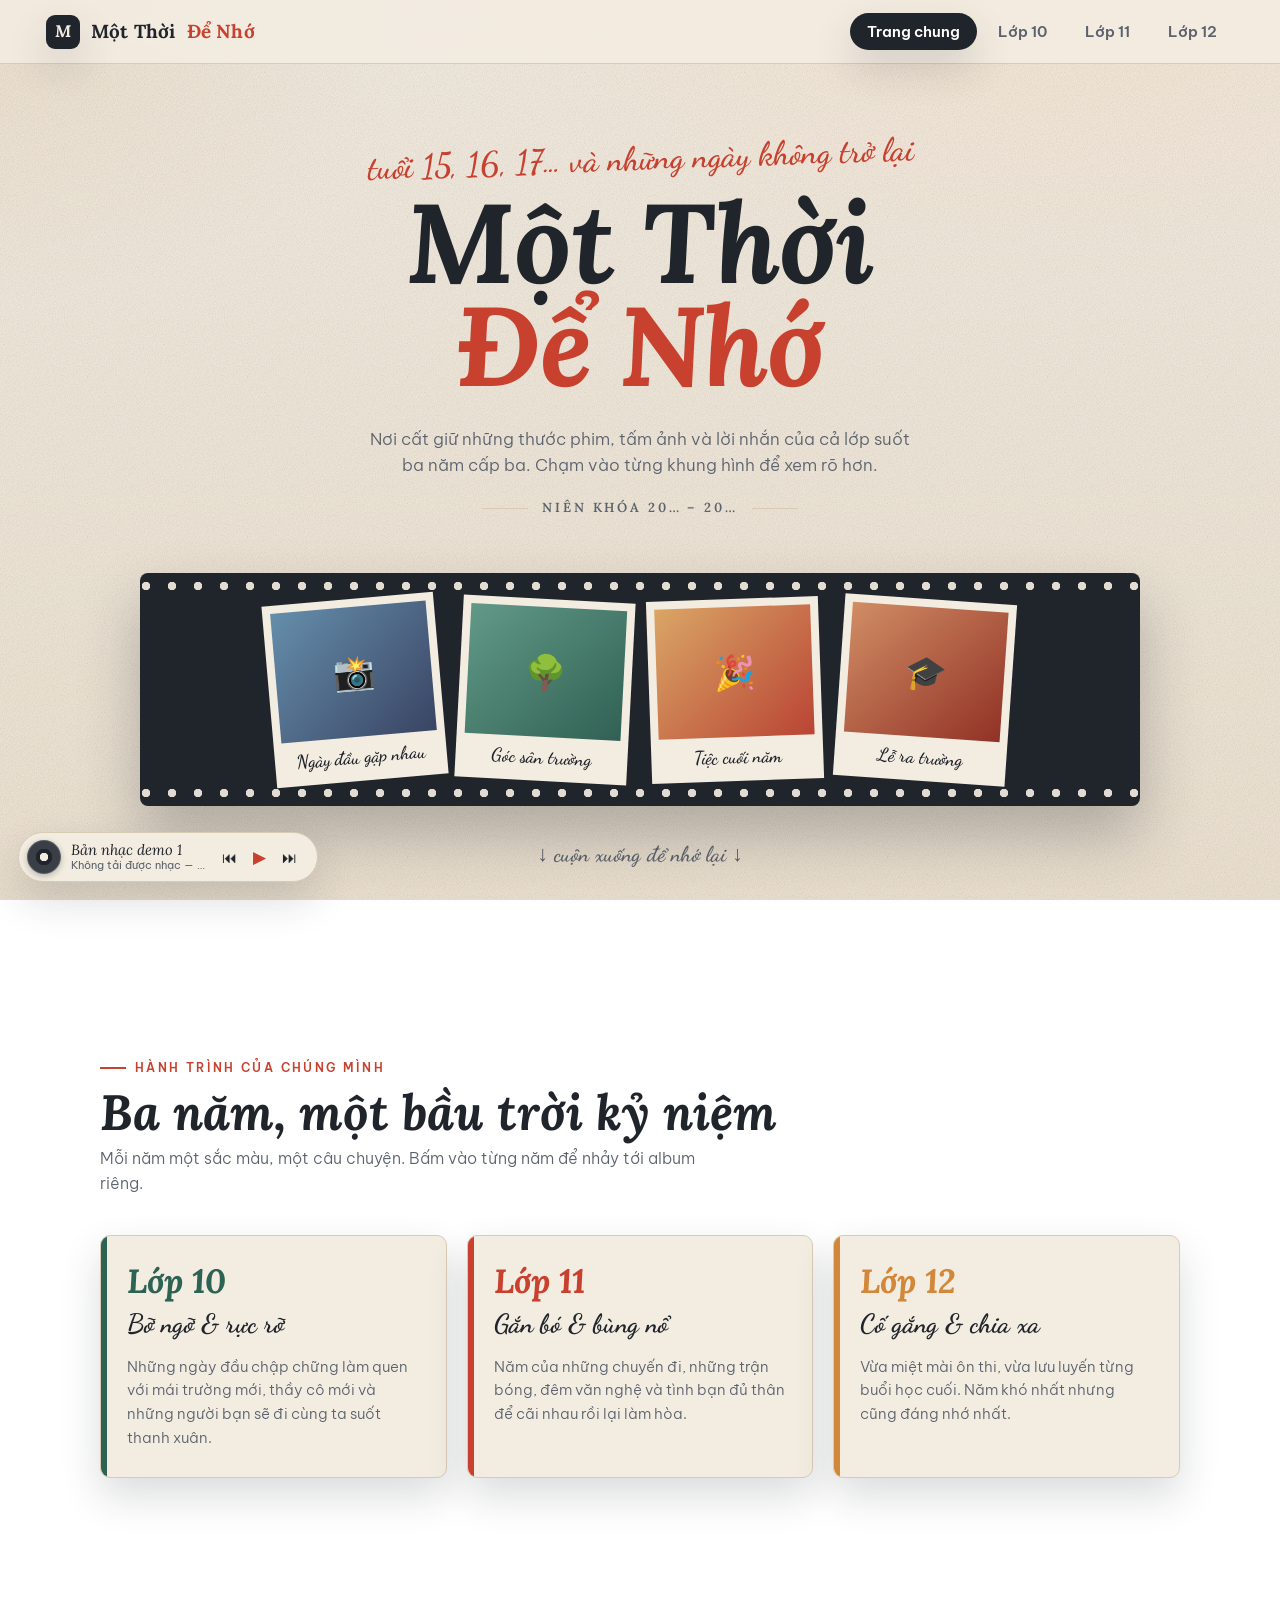
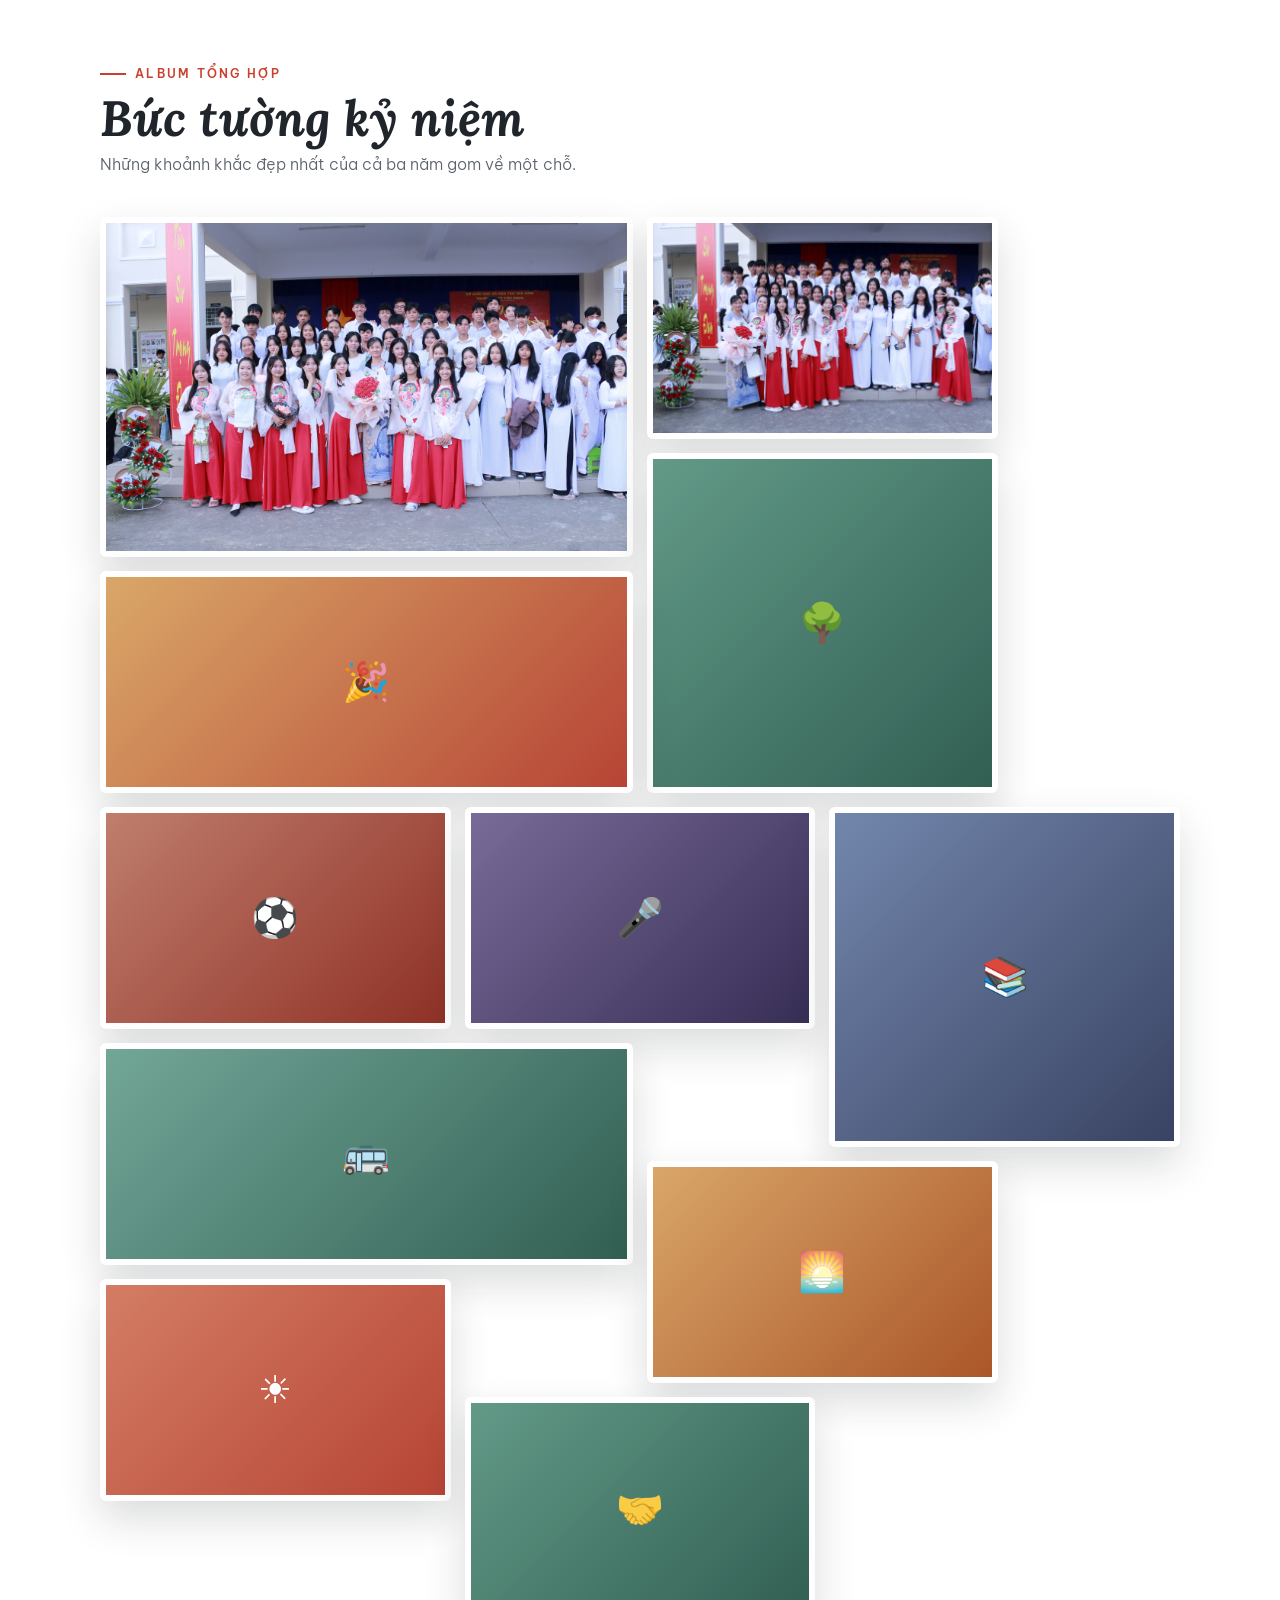
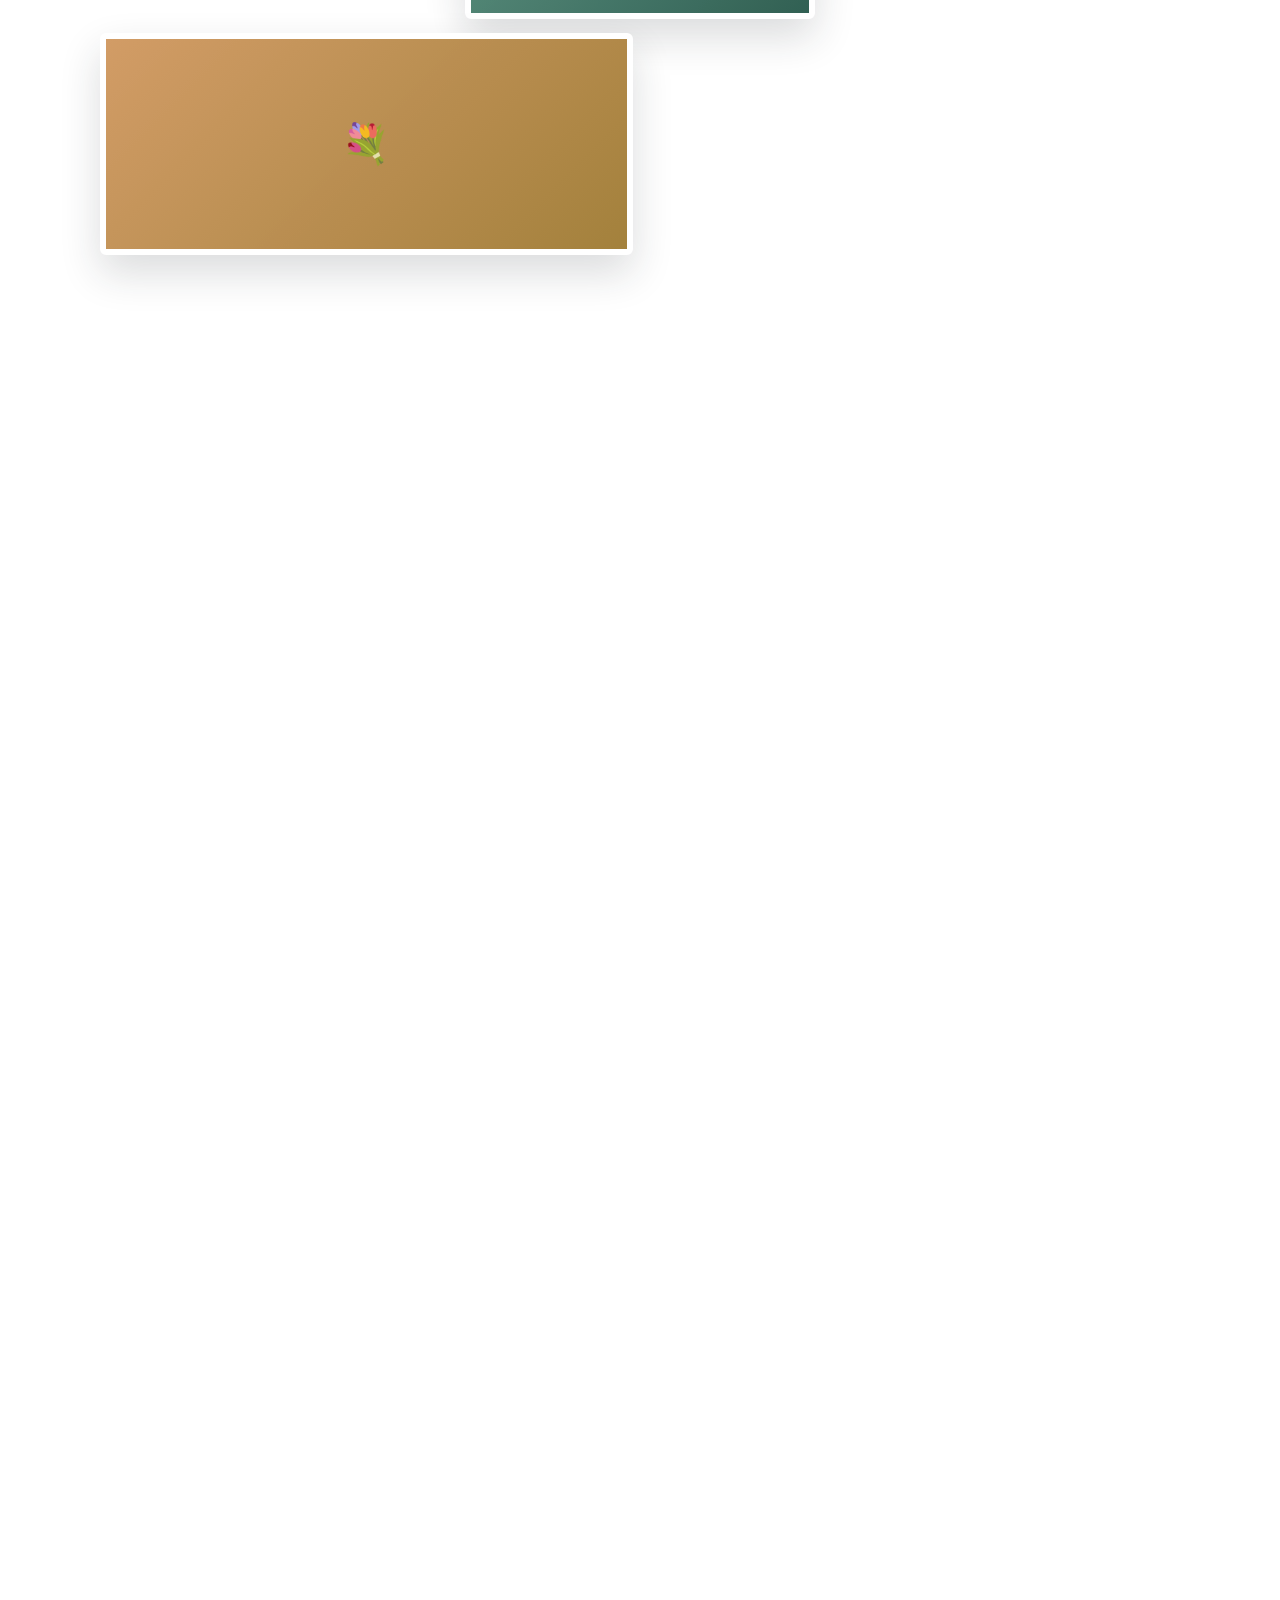
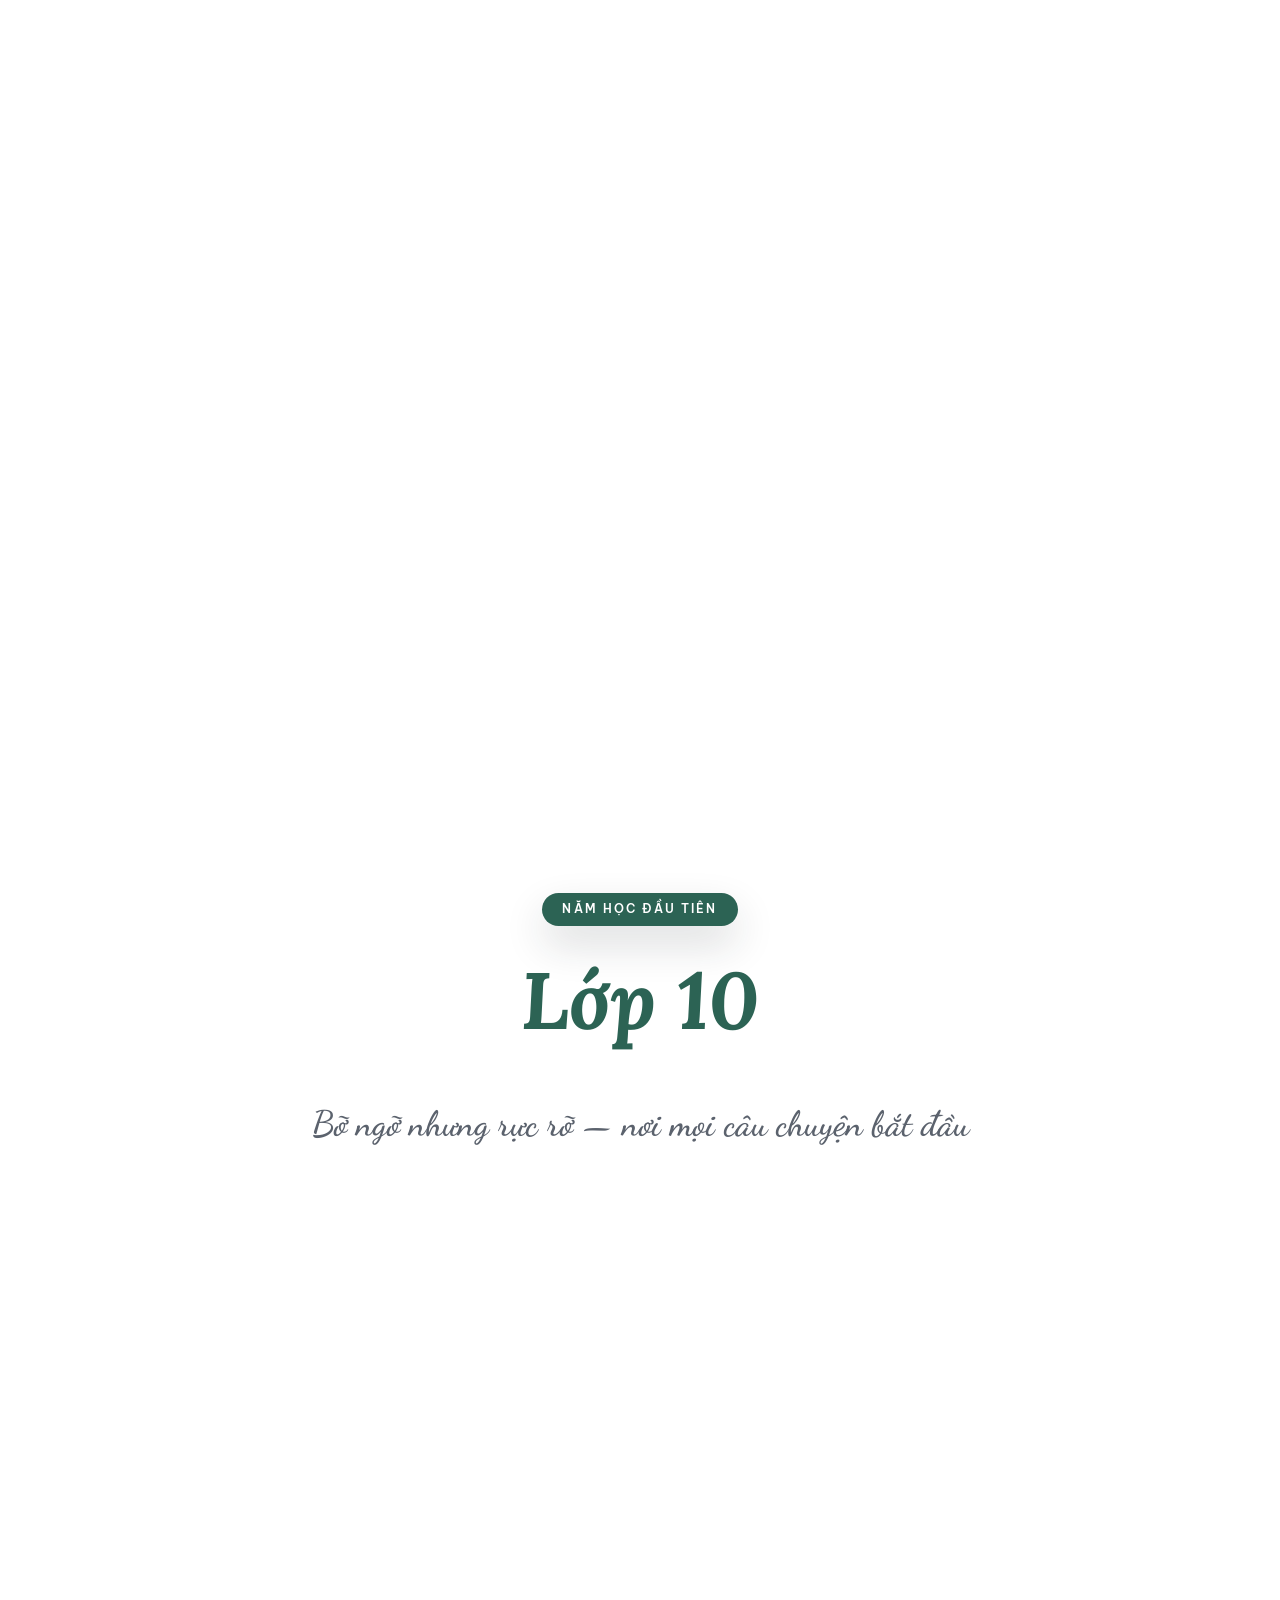
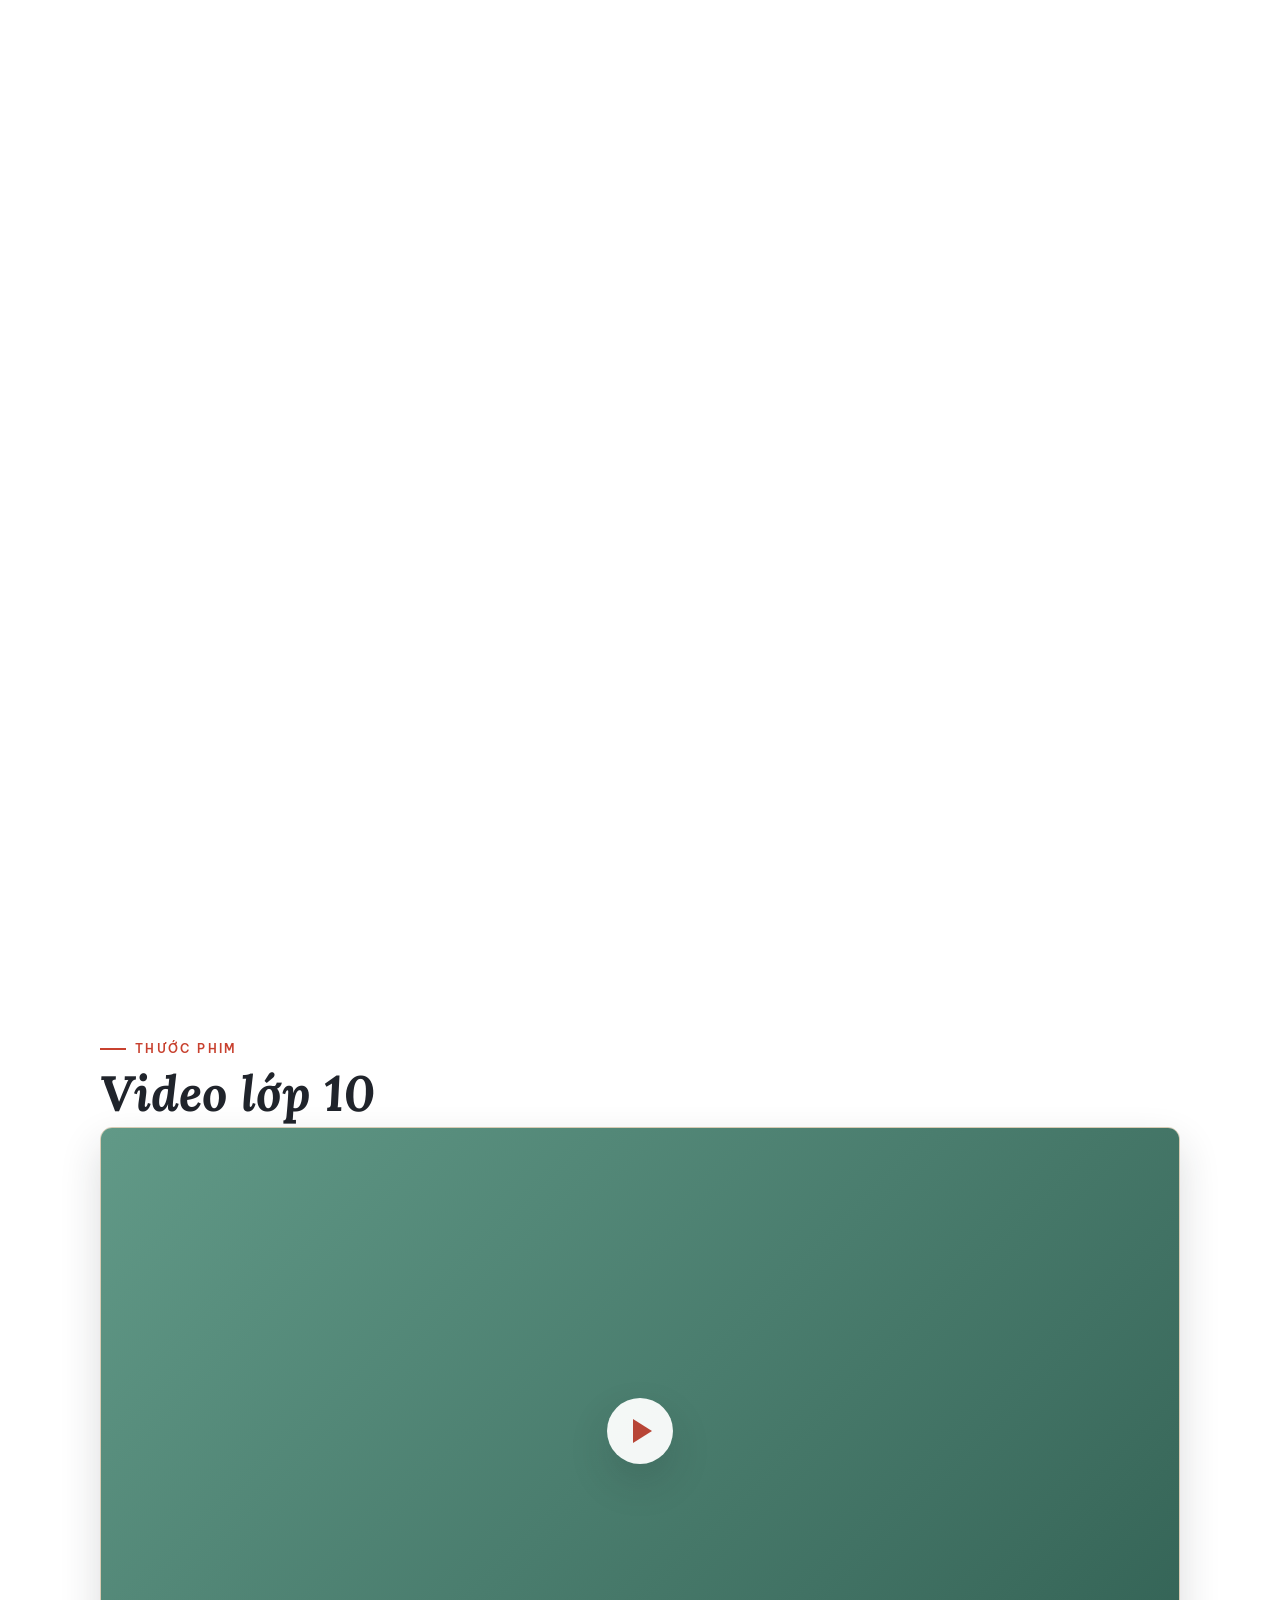
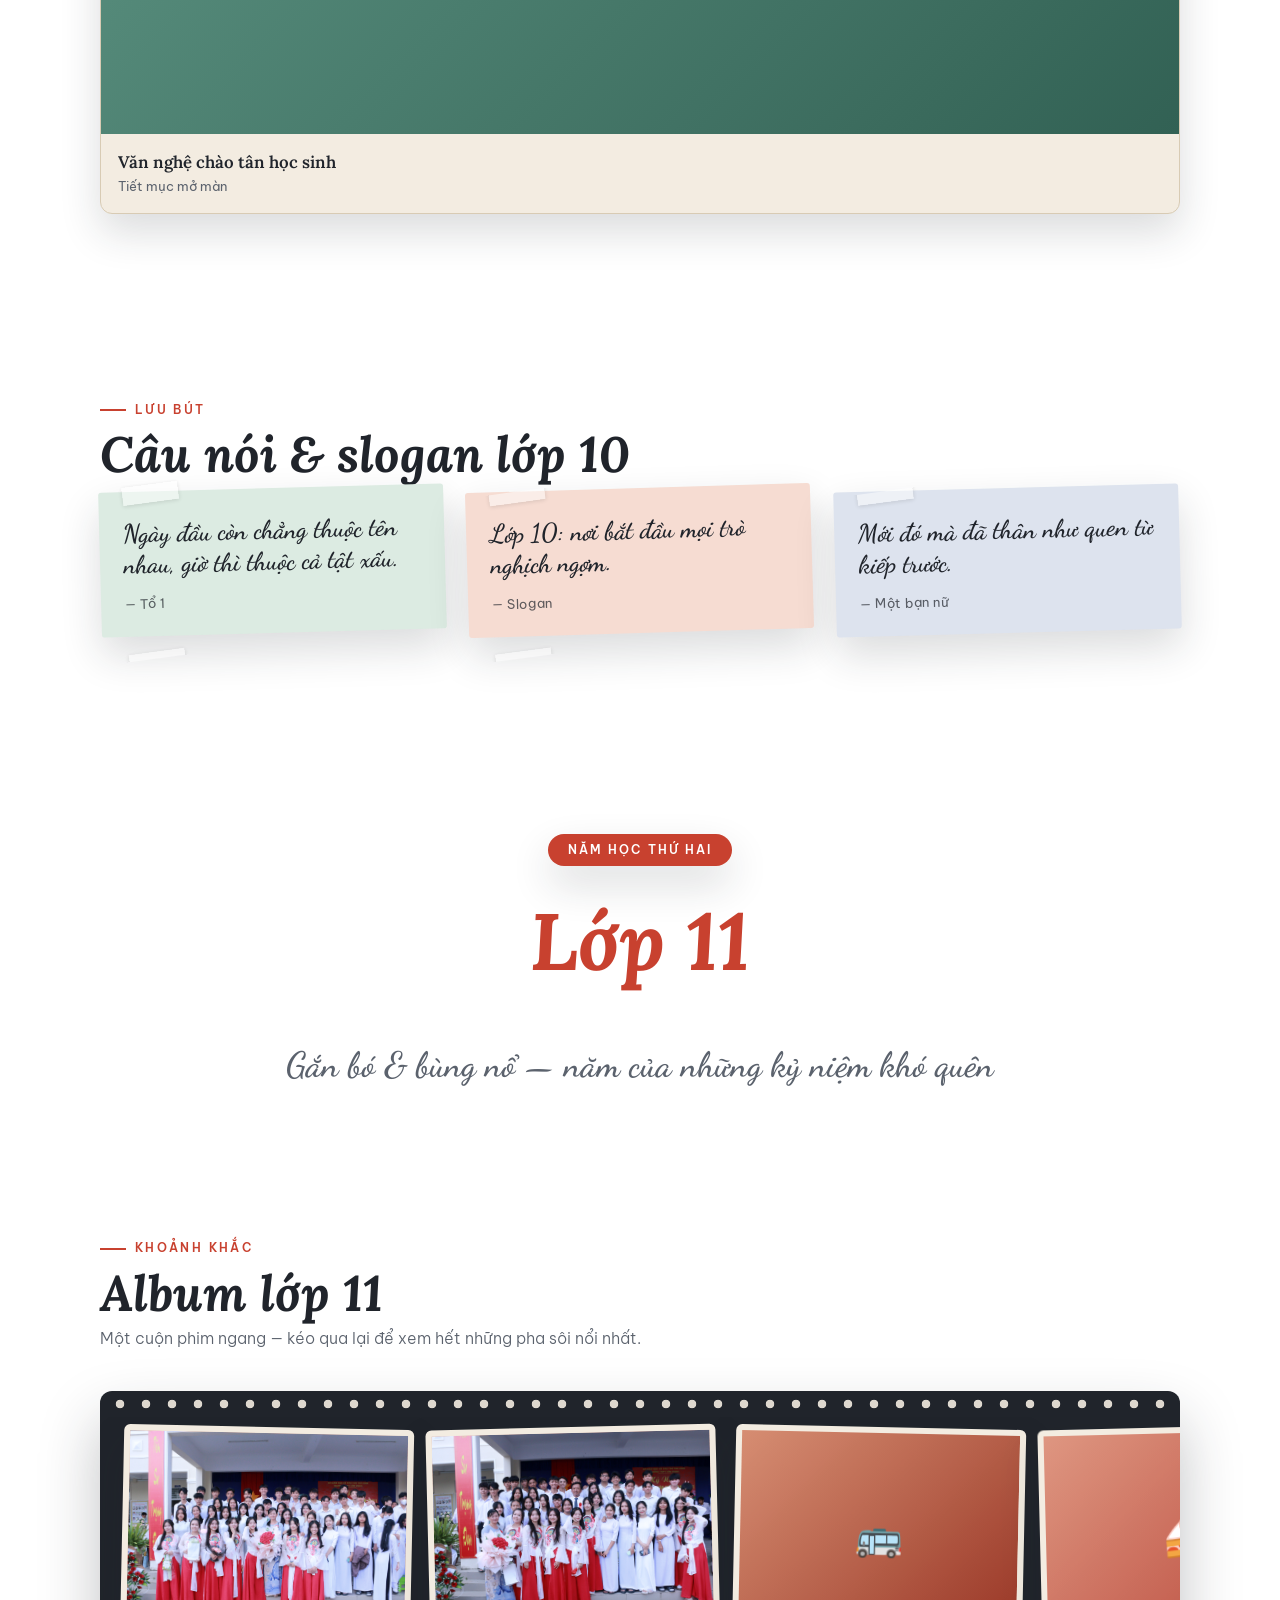
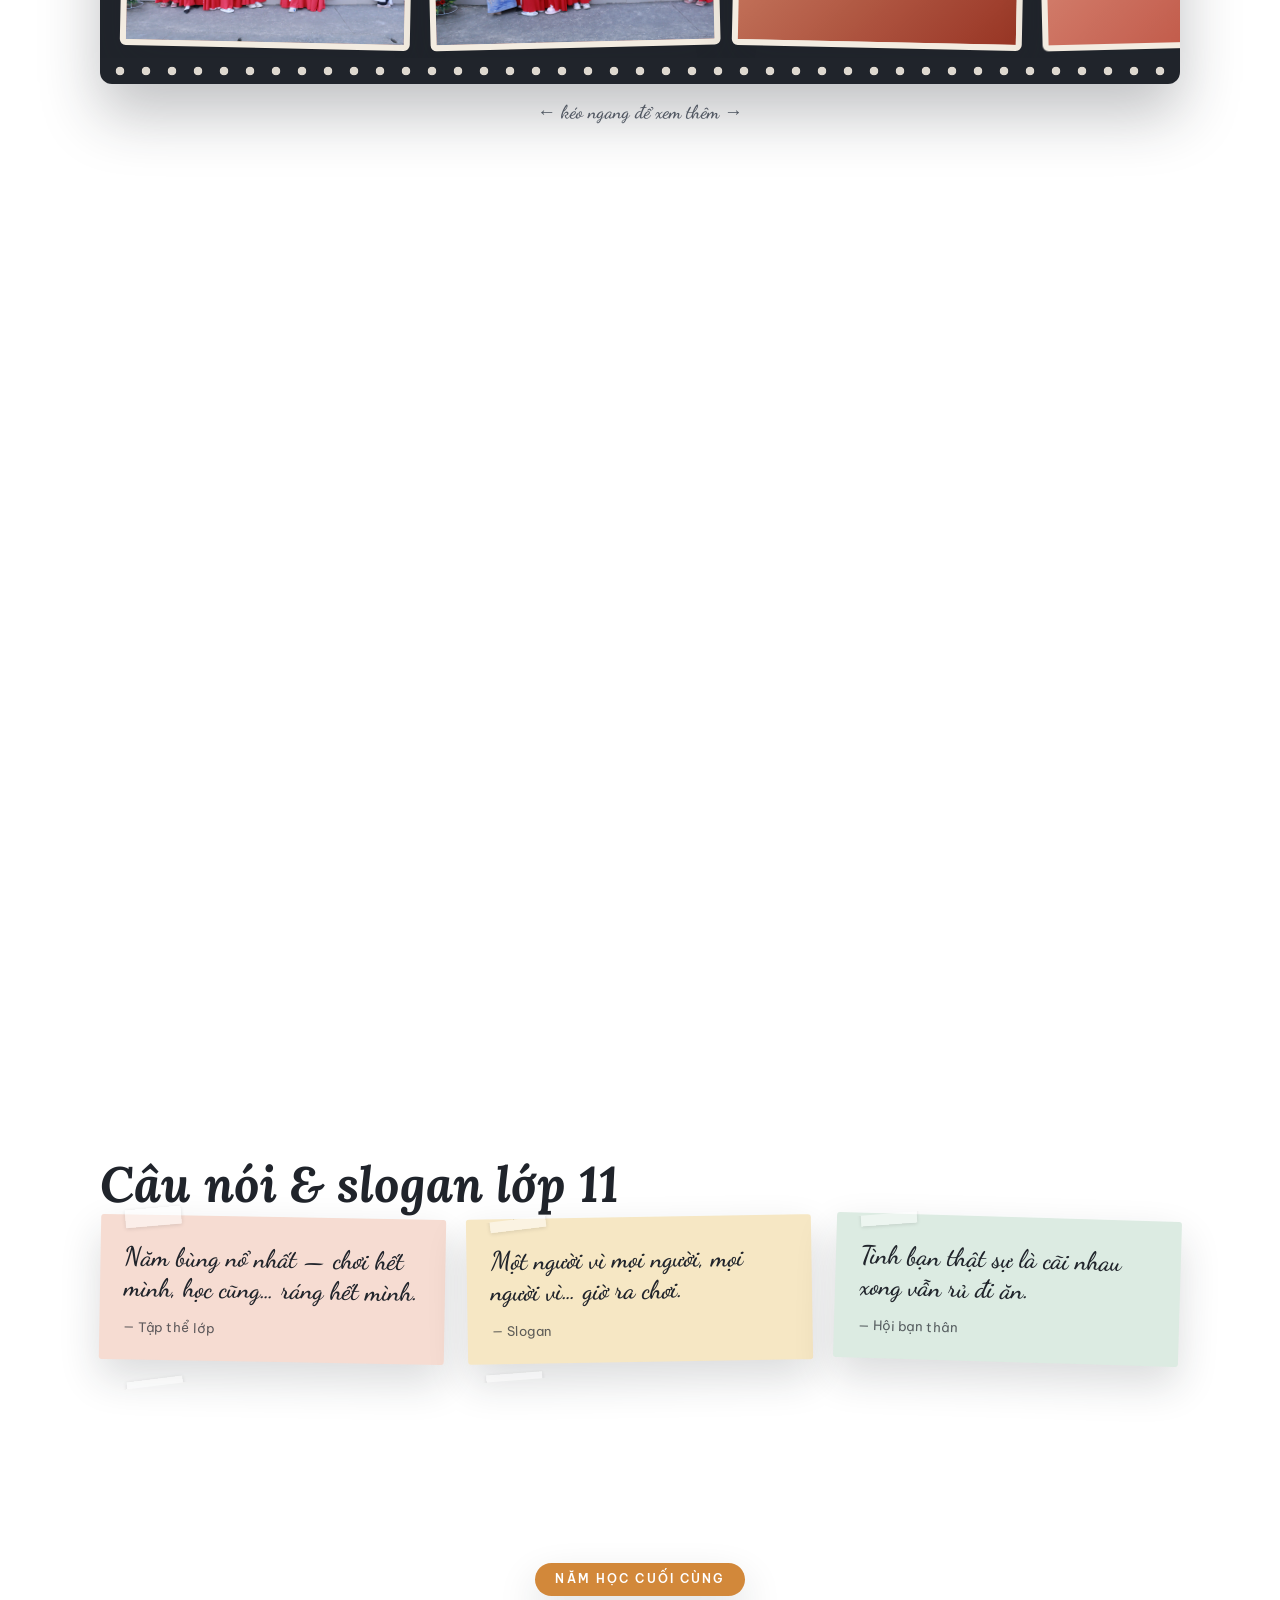
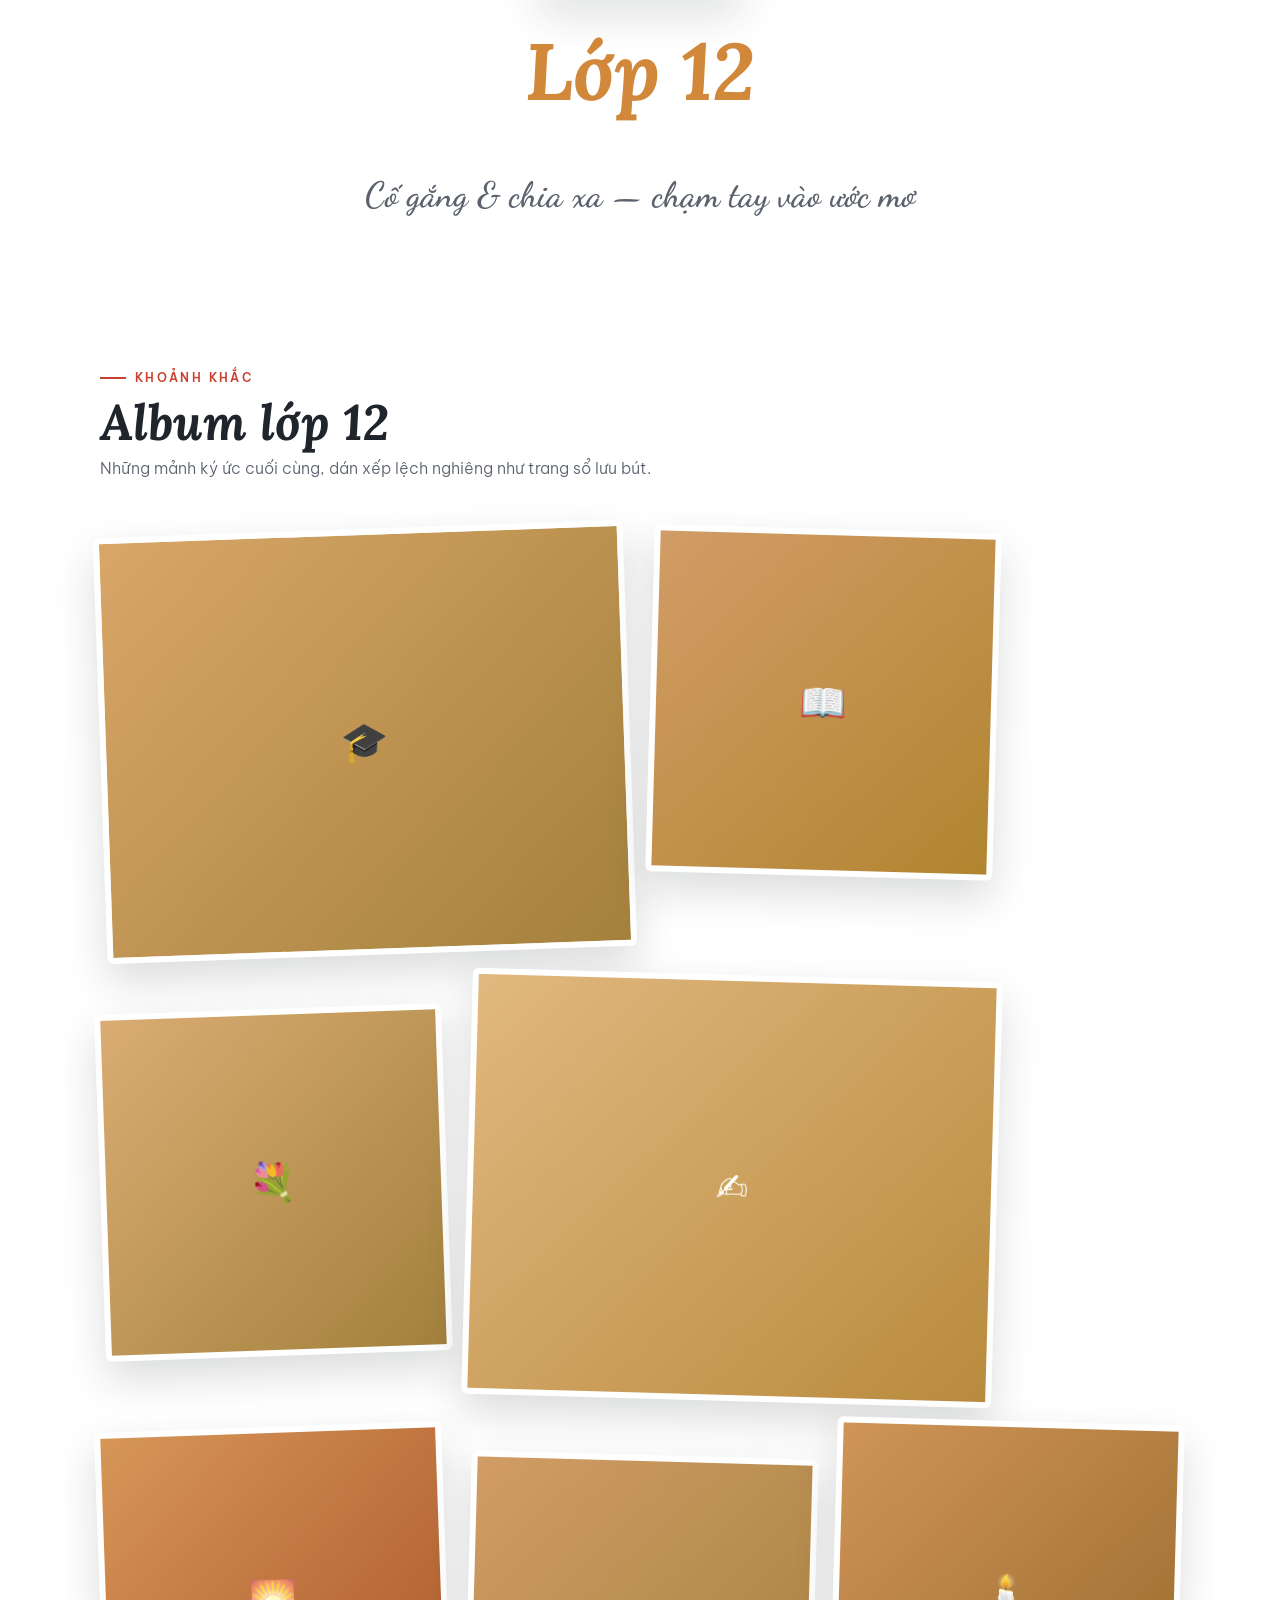
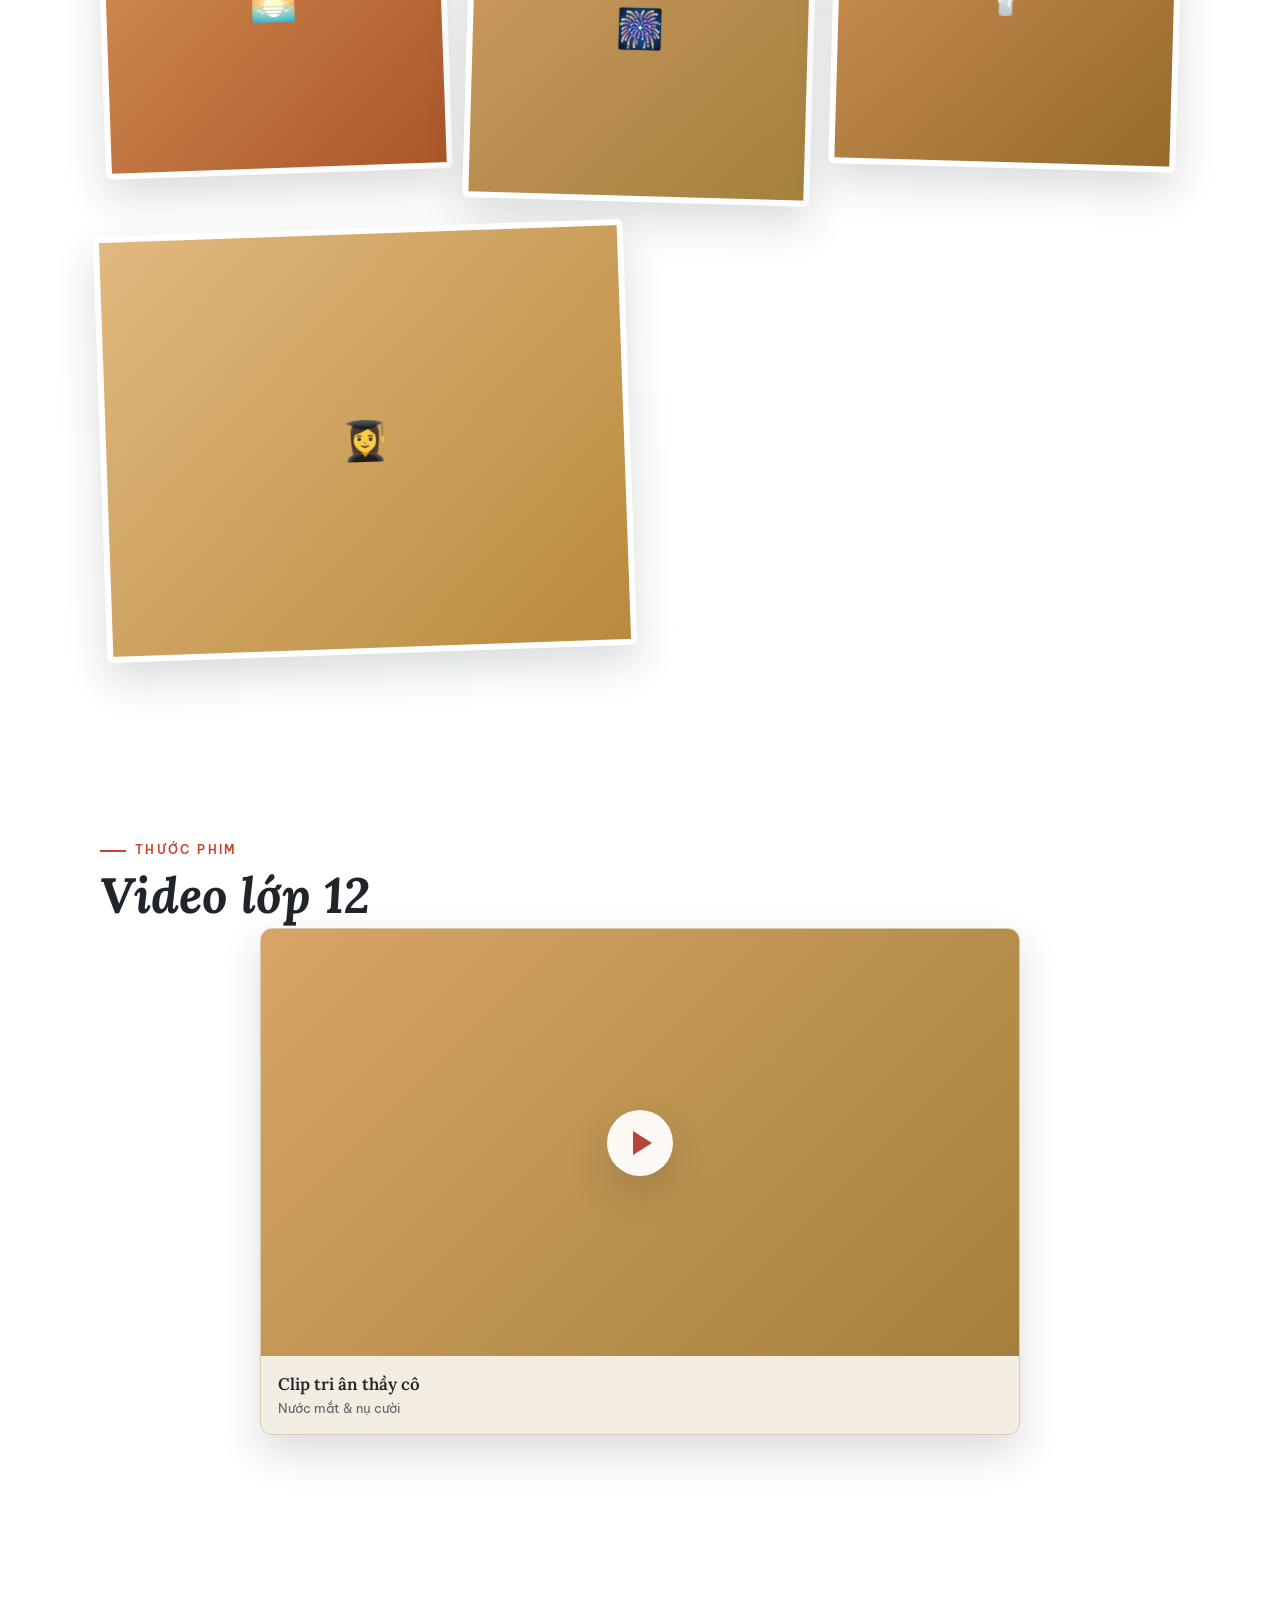
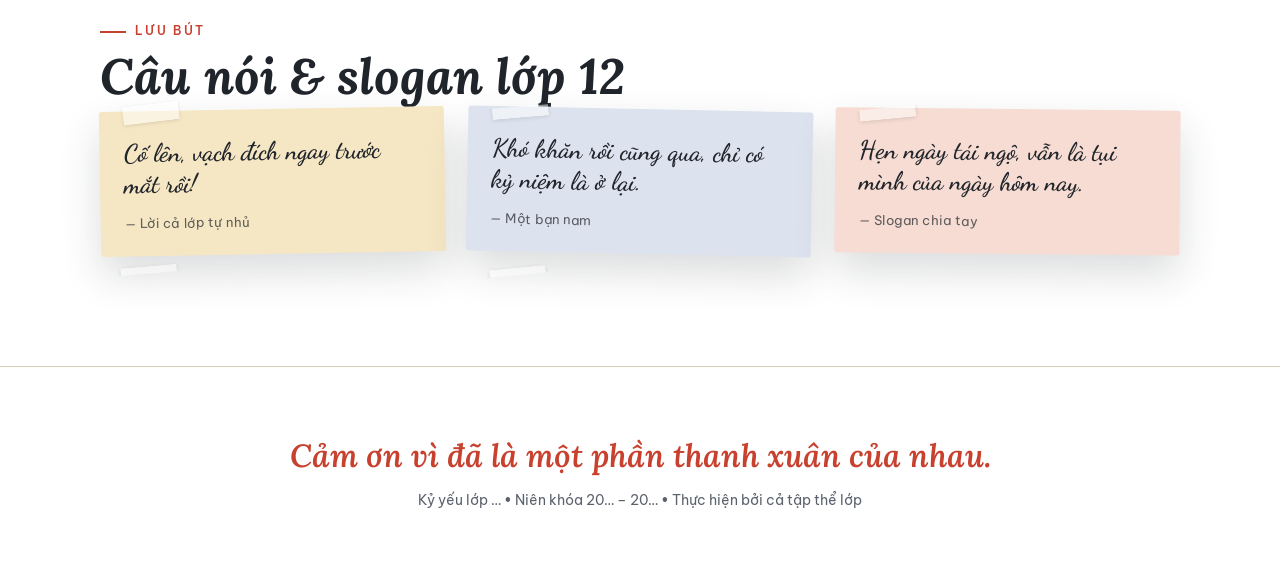
<file: index.html>
<!DOCTYPE html>
<html lang="vi">
<head>
<meta charset="UTF-8" />
<meta name="viewport" content="width=device-width, initial-scale=1.0" />
<title>Một Thời Để Nhớ • Kỷ yếu cấp 3</title>
<link rel="preconnect" href="https://fonts.googleapis.com">
<link rel="preconnect" href="https://fonts.gstatic.com" crossorigin>
<link href="https://fonts.googleapis.com/css2?family=Lora:ital,wght@0,400;0,500;0,600;0,700;1,400;1,500;1,600;1,700&family=Be+Vietnam+Pro:ital,wght@0,300;0,400;0,500;0,600;1,400&family=Dancing+Script:wght@500;600;700&display=swap" rel="stylesheet">
<link rel="stylesheet" href="style.css">
</head>
<body>

<!-- cánh phượng rơi -->
<div class="petals" id="petals" aria-hidden="true"></div>

<!-- điều hướng -->
<header class="nav">
  <div class="brand"><span class="mark">M</span> Một Thời <i>Để Nhớ</i></div>
  <nav class="tabs" aria-label="Điều hướng nhanh">
    <button class="tab active" data-scroll="top">Trang chung</button>
    <button class="tab" data-scroll="l10">Lớp 10</button>
    <button class="tab" data-scroll="l11">Lớp 11</button>
    <button class="tab" data-scroll="l12">Lớp 12</button>
  </nav>
</header>

<main>

  <!-- ============ HERO / TRANG CHUNG ============ -->
  <section class="hero" id="top">
    <span class="kicker">tuổi 15, 16, 17… và những ngày không trở lại</span>
    <h1>Một Thời<br><span class="em">Để Nhớ</span></h1>
    <p class="lead">Nơi cất giữ những thước phim, tấm ảnh và lời nhắn của cả lớp suốt ba năm cấp ba. Chạm vào từng khung hình để xem rõ hơn.</p>
    <div class="year-line">Niên khóa 20… – 20…</div>

    <div class="filmstrip" id="filmstrip"></div>
    <div class="scroll-cue"><span>↓ cuộn xuống để nhớ lại ↓</span></div>
  </section>

  <!-- timeline ba năm -->
  <section>
    <span class="eyebrow reveal">hành trình của chúng mình</span>
    <h2 class="sec-title reveal">Ba năm, một bầu trời kỷ niệm</h2>
    <p class="sec-sub reveal">Mỗi năm một sắc màu, một câu chuyện. Bấm vào từng năm để nhảy tới album riêng.</p>
    <div class="timeline">
      <div class="tl-card reveal" style="--ac:var(--c10)" data-go="l10">
        <div class="yr">Lớp 10</div>
        <div class="slogan">Bỡ ngỡ &amp; rực rỡ</div>
        <p>Những ngày đầu chập chững làm quen với mái trường mới, thầy cô mới và những người bạn sẽ đi cùng ta suốt thanh xuân.</p>
      </div>
      <div class="tl-card reveal" style="--ac:var(--c11)" data-go="l11">
        <div class="yr">Lớp 11</div>
        <div class="slogan">Gắn bó &amp; bùng nổ</div>
        <p>Năm của những chuyến đi, những trận bóng, đêm văn nghệ và tình bạn đủ thân để cãi nhau rồi lại làm hòa.</p>
      </div>
      <div class="tl-card reveal" style="--ac:var(--c12)" data-go="l12">
        <div class="yr">Lớp 12</div>
        <div class="slogan">Cố gắng &amp; chia xa</div>
        <p>Vừa miệt mài ôn thi, vừa lưu luyến từng buổi học cuối. Năm khó nhất nhưng cũng đáng nhớ nhất.</p>
      </div>
    </div>
  </section>

  <!-- bức tường ảnh chung -->
  <section>
    <span class="eyebrow reveal">album tổng hợp</span>
    <h2 class="sec-title reveal">Bức tường kỷ niệm</h2>
    <p class="sec-sub reveal">Những khoảnh khắc đẹp nhất của cả ba năm gom về một chỗ.</p>
    <div class="mosaic" id="wall-chung"></div>
  </section>

  <!-- video chung -->
  <section>
    <span class="eyebrow reveal">thước phim</span>
    <h2 class="sec-title reveal">Video của lớp</h2>
    <p class="sec-sub reveal">Clip văn nghệ, hậu trường và những lời chúc cuối cấp.</p>
    <div class="videos reveal" id="vids-chung"></div>
  </section>

  <!-- lưu bút chung -->
  <section>
    <span class="eyebrow reveal">góc lưu bút</span>
    <h2 class="sec-title reveal">Lời nhắn gửi nhau</h2>
    <p class="sec-sub reveal">Mỗi mảnh giấy là một câu nói, một slogan, một lời hứa của các thành viên trong lớp.</p>
    <div class="notes reveal" id="notes-chung"></div>
  </section>

  <!-- thầy cô -->
  <section>
    <span class="eyebrow reveal">người lái đò</span>
    <h2 class="sec-title reveal">Thầy cô của chúng em</h2>
    <p class="sec-sub reveal">Những người đã dìu dắt cả lớp suốt chặng đường cấp ba.</p>
    <div class="teachers reveal" id="teachers-chung"></div>
  </section>

  <!-- ============ LỚP 10 — masonry so le ============ -->
  <div class="grade" id="l10">
    <section class="grade-hero">
      <span class="badge" style="background:var(--c10)">Năm học đầu tiên</span>
      <h2 style="color:var(--c10)">Lớp 10</h2>
      <p class="motto">Bỡ ngỡ nhưng rực rỡ — nơi mọi câu chuyện bắt đầu</p>
    </section>
    <section>
      <span class="eyebrow reveal">khoảnh khắc</span>
      <h2 class="sec-title reveal">Album lớp 10</h2>
      <p class="sec-sub reveal">Những tấm hình đầu tiên, xếp so le như tấm bảng ghim treo cuối lớp.</p>
      <div class="masonry reveal" id="wall-l10"></div>
    </section>
    <section>
      <span class="eyebrow reveal">thước phim</span>
      <h2 class="sec-title reveal">Video lớp 10</h2>
      <div class="videos reveal" id="vids-l10"></div>
    </section>
    <section>
      <span class="eyebrow reveal">lưu bút</span>
      <h2 class="sec-title reveal">Câu nói &amp; slogan lớp 10</h2>
      <div class="notes reveal" id="notes-l10"></div>
    </section>
  </div>

  <!-- ============ LỚP 11 — cuộn film ngang ============ -->
  <div class="grade" id="l11">
    <section class="grade-hero">
      <span class="badge" style="background:var(--c11)">Năm học thứ hai</span>
      <h2 style="color:var(--c11)">Lớp 11</h2>
      <p class="motto">Gắn bó &amp; bùng nổ — năm của những kỷ niệm khó quên</p>
    </section>
    <section>
      <span class="eyebrow reveal">khoảnh khắc</span>
      <h2 class="sec-title reveal">Album lớp 11</h2>
      <p class="sec-sub reveal">Một cuộn phim ngang — kéo qua lại để xem hết những pha sôi nổi nhất.</p>
      <div class="reel reveal">
        <div class="filmstrip-scroll" id="wall-l11"></div>
      </div>
      <div class="reel-hint reveal">← kéo ngang để xem thêm →</div>
    </section>
    <section>
      <span class="eyebrow reveal">thước phim</span>
      <h2 class="sec-title reveal">Video lớp 11</h2>
      <div class="videos cine reveal" id="vids-l11"></div>
    </section>
    <section>
      <span class="eyebrow reveal">lưu bút</span>
      <h2 class="sec-title reveal">Câu nói &amp; slogan lớp 11</h2>
      <div class="notes reveal" id="notes-l11"></div>
    </section>
  </div>

  <!-- ============ LỚP 12 — collage xếp lệch ============ -->
  <div class="grade" id="l12">
    <section class="grade-hero">
      <span class="badge" style="background:var(--c12)">Năm học cuối cùng</span>
      <h2 style="color:var(--c12)">Lớp 12</h2>
      <p class="motto">Cố gắng &amp; chia xa — chạm tay vào ước mơ</p>
    </section>
    <section>
      <span class="eyebrow reveal">khoảnh khắc</span>
      <h2 class="sec-title reveal">Album lớp 12</h2>
      <p class="sec-sub reveal">Những mảnh ký ức cuối cùng, dán xếp lệch nghiêng như trang sổ lưu bút.</p>
      <div class="collage reveal" id="wall-l12"></div>
    </section>
    <section>
      <span class="eyebrow reveal">thước phim</span>
      <h2 class="sec-title reveal">Video lớp 12</h2>
      <div class="videos feature reveal" id="vids-l12"></div>
    </section>
    <section>
      <span class="eyebrow reveal">lưu bút</span>
      <h2 class="sec-title reveal">Câu nói &amp; slogan lớp 12</h2>
      <div class="notes reveal" id="notes-l12"></div>
    </section>
  </div>

</main>

<footer>
  <div class="big">Cảm ơn vì đã là một phần thanh xuân của nhau.</div>
  <p>Kỷ yếu lớp … • Niên khóa 20… – 20… • Thực hiện bởi cả tập thể lớp</p>
</footer>

<button class="fab top" id="toTop" aria-label="Lên đầu trang">↑</button>
<div class="player" id="player" aria-label="Trình phát nhạc nền">
  <span class="disc" id="disc"></span>
  <div class="info">
    <div class="t" id="trkTitle">Nhạc nền</div>
    <div class="a" id="trkArtist">bấm ▶ để phát</div>
  </div>
  <div class="ctrl">
    <button id="prevBtn" aria-label="Bài trước" title="Bài trước">⏮</button>
    <button id="ppBtn" class="pp" aria-label="Phát / dừng" title="Phát / dừng">▶</button>
    <button id="nextBtn" aria-label="Bài sau" title="Bài sau">⏭</button>
  </div>
</div>
<audio id="bgm" preload="none"></audio>
<div class="music-hint" id="musicHint">Bấm ▶ để bật nhạc nền nhé</div>

<!-- lightbox -->
<div class="lightbox" id="lightbox" aria-hidden="true">
  <button class="close" id="lbClose" aria-label="Đóng">✕</button>
  <div class="box">
    <div class="photo" id="lbPhoto">📸</div>
    <div class="cap" id="lbCap"></div>
  </div>
</div>

<script src="script.js"></script>
</body>
</html>
</file>
<file: style.css>
:root{
    /* ===== Bảng màu film hoài niệm ===== */
    --ink:        #20242b;   /* mực than */
    --ink-soft:   #5b626d;
    --paper:      #f3ece1;   /* giấy ngà */
    --paper-2:    #e9dfce;
    --paper-3:    #ded2bd;
    --line:       #d8cbb4;

    --phuong:     #c8412f;   /* đỏ phượng vĩ */
    --phuong-d:   #9e2f22;
    --amber:      #d2883a;   /* hổ phách hoàng hôn */
    --gold:       #a9802f;   /* nhũ vàng kỷ yếu */
    --pine:       #2c6354;   /* xanh thông / bảng đen */
    --dusk:       #39456a;   /* xanh chạng vạng */

    /* Sắc riêng từng khối lớp */
    --c10: var(--pine);
    --c11: var(--phuong);
    --c12: var(--amber);

    --shadow:      0 18px 40px rgba(32,36,43,.16);
    --shadow-lift: 0 30px 60px rgba(32,36,43,.28);
    --radius: 4px;
  }

  *{ box-sizing:border-box; }
  html{ scroll-behavior:smooth; scroll-padding-top:78px; }
  #top{ scroll-margin-top:0; }
  .grade{ scroll-margin-top:70px; }
  body{
    margin:0;
    font-family:"Be Vietnam Pro", system-ui, sans-serif;
    color:var(--ink);
    background:
      radial-gradient(1100px 620px at 82% -8%, #f7e7d4 0%, transparent 58%),
      radial-gradient(900px 520px at -5% 4%, #efe2d0 0%, transparent 52%),
      linear-gradient(180deg, #f4ede2 0%, #efe4d3 100%);
    background-attachment:fixed;
    overflow-x:hidden;
    -webkit-font-smoothing:antialiased;
    line-height:1.55;
  }
  /* hạt film phủ toàn trang */
  body::before{
    content:""; position:fixed; inset:0; z-index:0; pointer-events:none; opacity:.5;
    background-image:url("data:image/svg+xml,%3Csvg xmlns='http://www.w3.org/2000/svg' width='160' height='160'%3E%3Cfilter id='n'%3E%3CfeTurbulence type='fractalNoise' baseFrequency='0.9' numOctaves='2' stitchTiles='stitch'/%3E%3CfeColorMatrix type='saturate' values='0'/%3E%3C/filter%3E%3Crect width='100%25' height='100%25' filter='url(%23n)' opacity='0.6'/%3E%3C/svg%3E");
    mix-blend-mode:multiply;
  }

  /* ===== cánh phượng rơi ===== */
  .petals{ position:fixed; inset:0; z-index:0; pointer-events:none; overflow:hidden; }
  .petal{
    position:absolute; top:-6vh;
    width:13px; height:13px;
    background:radial-gradient(circle at 30% 30%, #ff7a5c, var(--phuong) 60%, var(--phuong-d));
    border-radius:0 100% 0 100%;
    opacity:.85; will-change:transform;
    animation:petalFall linear infinite;
  }
  @keyframes petalFall{
    0%{ transform:translate3d(0,-10vh,0) rotate(0deg); }
    100%{ transform:translate3d(40px,112vh,0) rotate(420deg); }
  }

  /* ===== thanh điều hướng ===== */
  header.nav{
    position:sticky; top:0; z-index:50;
    display:flex; align-items:center; gap:18px; flex-wrap:wrap;
    padding:13px clamp(16px,4vw,46px);
    background:rgba(244,237,226,.86);
    backdrop-filter:blur(12px) saturate(1.1);
    border-bottom:1px solid var(--line);
  }
  .brand{
    display:flex; align-items:center; gap:11px;
    font-family:"Lora", Georgia, serif; font-weight:700;
    font-size:1.18rem; letter-spacing:.2px; margin-right:auto;
  }
  .brand .mark{
    width:34px; height:34px; border-radius:9px; flex:0 0 auto;
    display:grid; place-items:center;
    background:var(--ink); color:var(--paper);
    font-family:"Lora",serif; font-style:italic; font-weight:700; font-size:1.05rem;
    box-shadow:var(--shadow);
  }
  .brand i{ font-style:normal; color:var(--phuong); }

  nav.tabs{ display:flex; gap:4px; flex-wrap:wrap; }
  .tab{
    font-family:"Be Vietnam Pro",sans-serif; font-weight:600;
    border:1px solid transparent; cursor:pointer; color:var(--ink-soft);
    background:transparent; padding:8px 16px; border-radius:999px;
    font-size:.94rem; transition:.22s;
  }
  .tab:hover{ color:var(--ink); border-color:var(--line); background:rgba(255,255,255,.55); }
  .tab.active{ color:#fff; border-color:transparent; box-shadow:var(--shadow); }
  .tab[data-scroll="top"].active{ background:var(--ink); }
  .tab[data-scroll="l10"].active{ background:var(--c10); }
  .tab[data-scroll="l11"].active{ background:var(--c11); }
  .tab[data-scroll="l12"].active{ background:var(--c12); }

  /* ===== khung trang ===== */
  main{ position:relative; z-index:1; }
  section{ padding:clamp(46px,7vw,96px) clamp(16px,5vw,60px); max-width:1200px; margin:0 auto; }

  /* ===== HERO ===== */
  .hero{ text-align:center; padding-top:clamp(34px,6vw,68px); position:relative; }
  .hero .kicker{
    font-family:"Dancing Script",cursive; font-weight:600; color:var(--phuong);
    font-size:clamp(1.5rem,3.4vw,2.1rem); transform:rotate(-2deg); display:inline-block;
  }
  .hero h1{
    font-family:"Lora", Georgia, serif; font-weight:700; font-style:italic;
    font-size:clamp(3rem,11vw,7rem); line-height:.92; margin:.06em 0 .26em;
    color:var(--ink); letter-spacing:-.01em;
  }
  .hero h1 .em{ color:var(--phuong); }
  .hero p.lead{
    max-width:540px; margin:0 auto; color:var(--ink-soft);
    font-size:1.06rem; font-weight:300;
  }
  .hero .year-line{
    margin:20px auto 0; display:inline-flex; align-items:center; gap:14px;
    font-family:"Lora",serif; font-weight:600; letter-spacing:.22em;
    text-transform:uppercase; font-size:.82rem; color:var(--ink-soft);
  }
  .hero .year-line::before,.hero .year-line::after{
    content:""; width:46px; height:1px; background:var(--line);
  }

  /* cuộn film hero */
  .filmstrip{
    margin:54px auto 0; max-width:1000px;
    background:var(--ink); border-radius:8px; padding:26px 0;
    position:relative; box-shadow:var(--shadow-lift);
  }
  .filmstrip::before,.filmstrip::after{
    content:""; position:absolute; left:0; right:0; height:14px;
    background-image:radial-gradient(circle, var(--paper) 0 4px, transparent 4.5px);
    background-size:26px 14px; background-position:center; opacity:.92;
  }
  .filmstrip::before{ top:6px; } .filmstrip::after{ bottom:6px; }
  .film-row{
    display:flex; gap:18px; justify-content:center; padding:0 22px; flex-wrap:wrap;
  }
  .film-cell{
    flex:0 0 auto; width:172px; background:var(--paper); padding:8px 8px 0;
    transform:rotate(var(--rot,0deg)); transition:transform .3s ease;
  }
  .film-cell .ph{
    width:156px; height:130px; display:grid; place-items:center;
    color:#fff; font-size:2.1rem;
    background:linear-gradient(135deg,var(--g1,#7ec),var(--g2,#48a));
    filter:saturate(.85) contrast(1.02);
  }
  .film-cell .lb{
    font-family:"Dancing Script",cursive; font-weight:600; font-size:1.15rem; text-align:center;
    color:var(--ink); padding:6px 4px 9px;
  }
  .film-cell:hover{ transform:rotate(0) translateY(-6px) scale(1.04); z-index:3; }
  @media(max-width:720px){ .film-cell:nth-child(n+4){ display:none; } }

  .scroll-cue{ margin-top:32px; font-family:"Dancing Script",cursive; font-weight:600; font-size:1.35rem; color:var(--ink-soft); }
  .scroll-cue span{ display:inline-block; animation:bob 1.7s ease-in-out infinite; }
  @keyframes bob{ 50%{ transform:translateY(8px); } }

  /* ===== tiêu đề khu vực ===== */
  .eyebrow{
    display:inline-flex; align-items:center; gap:9px;
    font-family:"Be Vietnam Pro",sans-serif; font-weight:600;
    text-transform:uppercase; letter-spacing:.2em; font-size:.74rem; color:var(--phuong);
    margin-bottom:10px;
  }
  .eyebrow::before{ content:""; width:26px; height:2px; background:var(--phuong); }
  .sec-title{
    font-family:"Lora",Georgia,serif; font-weight:700; font-style:italic;
    font-size:clamp(2rem,5vw,3.1rem); margin:0 0 8px; line-height:1.02;
  }
  .sec-sub{ color:var(--ink-soft); max-width:600px; margin:0 0 40px; font-weight:300; }

  /* ===== timeline ba năm ===== */
  .timeline{ display:grid; grid-template-columns:repeat(auto-fit,minmax(250px,1fr)); gap:20px; }
  .tl-card{
    background:var(--paper); border:1px solid var(--line); border-radius:10px; padding:28px 26px;
    box-shadow:var(--shadow); cursor:pointer; transition:transform .25s, box-shadow .25s;
    position:relative; overflow:hidden;
  }
  .tl-card::before{
    content:""; position:absolute; left:0; top:0; bottom:0; width:6px; background:var(--ac);
  }
  .tl-card:hover{ transform:translateY(-8px); box-shadow:var(--shadow-lift); }
  .tl-card .yr{
    font-family:"Lora",serif; font-weight:700; font-style:italic;
    font-size:2.1rem; color:var(--ac); line-height:1;
  }
  .tl-card .slogan{ font-family:"Dancing Script",cursive; font-weight:700; font-size:1.65rem; margin:6px 0 10px; color:var(--ink); }
  .tl-card p{ color:var(--ink-soft); margin:0; font-size:.95rem; font-weight:300; }

  /* ===== khung ảnh dùng chung ===== */
  .frame{
    position:relative; overflow:hidden; border-radius:6px; cursor:pointer;
    background:var(--paper); box-shadow:var(--shadow);
    border:6px solid #fff; transition:transform .3s ease, box-shadow .3s ease, filter .3s;
  }
  .frame .photo{
    position:relative; width:100%; aspect-ratio:4/3; display:grid; place-items:center;
    color:#fff; font-size:2.4rem;
    background:linear-gradient(135deg,var(--g1,#7ec),var(--g2,#48a));
    filter:saturate(.82) contrast(1.03);
  }
  .frame .photo img{ position:absolute; inset:0; width:100%; height:100%; object-fit:cover; display:block; }
  .frame .tag{
    position:absolute; left:0; right:0; bottom:0; padding:18px 12px 9px;
    font-family:"Dancing Script",cursive; font-weight:600; font-size:1.2rem; color:#fff; text-align:left;
    background:linear-gradient(transparent, rgba(20,18,16,.62));
    opacity:0; transform:translateY(8px); transition:.3s; z-index:2;
  }
  .frame:hover{ transform:translateY(-5px); box-shadow:var(--shadow-lift); z-index:4; filter:saturate(1); }
  .frame:hover .tag{ opacity:1; transform:none; }
  .frame:focus-visible{ outline:3px solid var(--amber); outline-offset:3px; }

  /* ----- TRANG CHUNG: mosaic ô lớn nhỏ ----- */
  .mosaic{
    display:grid; grid-template-columns:repeat(6,1fr);
    grid-auto-rows:104px; gap:14px; grid-auto-flow:dense;
  }
  .mosaic .frame{ grid-column:span 2; grid-row:span 2; }
  .mosaic .frame.wide{ grid-column:span 3; }
  .mosaic .frame.tall{ grid-row:span 3; }
  .mosaic .frame.big { grid-column:span 3; grid-row:span 3; }
  .mosaic .frame .photo{ position:absolute; inset:0; width:auto; aspect-ratio:auto; }

  /* ----- LỚP 10: masonry so le (bảng ghim) ----- */
  .masonry{ columns:3 230px; column-gap:16px; }
  .masonry .frame{ break-inside:avoid; display:block; margin:0 0 16px; width:100%; }
  .masonry .frame .photo{ aspect-ratio:4/3; }
  .masonry .frame:nth-child(3n+1) .photo{ aspect-ratio:3/4; }
  .masonry .frame:nth-child(4n)   .photo{ aspect-ratio:1/1; }
  .masonry .frame:nth-child(5n+3) .photo{ aspect-ratio:16/11; }
  .masonry .frame:nth-child(odd){ transform:rotate(-1deg); }
  .masonry .frame:nth-child(even){ transform:rotate(.8deg); }
  .masonry .frame:hover{ transform:rotate(0) translateY(-5px); }

  /* ----- LỚP 11: cuộn film ngang kéo qua lại ----- */
  .reel{ position:relative; background:var(--ink); border-radius:12px; box-shadow:var(--shadow-lift); padding:26px 0; }
  .reel::before,.reel::after{
    content:""; position:absolute; left:0; right:0; height:14px; z-index:2; pointer-events:none;
    background-image:radial-gradient(circle, var(--paper) 0 4px, transparent 4.6px);
    background-size:26px 14px; background-position:center; opacity:.9;
  }
  .reel::before{ top:6px; } .reel::after{ bottom:6px; }
  .filmstrip-scroll{
    display:flex; gap:16px; overflow-x:auto; padding:10px 22px; scroll-snap-type:x mandatory;
    -webkit-overflow-scrolling:touch; scrollbar-width:thin; scrollbar-color:var(--amber) transparent;
  }
  .filmstrip-scroll::-webkit-scrollbar{ height:8px; }
  .filmstrip-scroll::-webkit-scrollbar-thumb{ background:var(--amber); border-radius:999px; }
  .filmstrip-scroll .frame{ flex:0 0 clamp(210px,44vw,290px); scroll-snap-align:center; border-color:var(--paper); }
  .filmstrip-scroll .frame .photo{ aspect-ratio:4/3; }
  .filmstrip-scroll .frame:nth-child(even){ transform:rotate(-1.4deg); }
  .filmstrip-scroll .frame:nth-child(odd){ transform:rotate(1.2deg); }
  .filmstrip-scroll .frame:hover{ transform:rotate(0) translateY(-6px); }
  .reel-hint{ text-align:center; margin-top:14px; font-family:"Dancing Script",cursive; font-weight:600; font-size:1.18rem; color:var(--ink-soft); }

  /* ----- LỚP 12: collage xếp lệch, xoay nghiêng ----- */
  .collage{ display:grid; grid-template-columns:repeat(6,1fr); gap:26px 20px; align-items:start; grid-auto-flow:dense; padding-top:8px; }
  .collage .frame{ grid-column:span 2; }
  .collage .frame .photo{ aspect-ratio:1/1; }
  .collage .frame:nth-child(6n+1){ grid-column:span 3; }
  .collage .frame:nth-child(6n+1) .photo{ aspect-ratio:5/4; }
  .collage .frame:nth-child(6n+4){ grid-column:span 3; }
  .collage .frame:nth-child(6n+4) .photo{ aspect-ratio:5/4; }
  .collage .frame:nth-child(odd){ transform:rotate(-2deg); }
  .collage .frame:nth-child(even){ transform:rotate(1.6deg); }
  .collage .frame:nth-child(3n){ margin-top:28px; }
  .collage .frame:nth-child(4n){ margin-top:-6px; }
  .collage .frame:hover{ transform:rotate(0) translateY(-6px); z-index:5; }

  @media(max-width:760px){
    .mosaic{ grid-template-columns:repeat(2,1fr); grid-auto-rows:120px; gap:11px; }
    .mosaic .frame,.mosaic .frame.wide,.mosaic .frame.big{ grid-column:span 1; }
    .mosaic .frame.big,.mosaic .frame.tall{ grid-row:span 2; }
    .mosaic .frame.wide{ grid-column:span 2; }
    .masonry{ columns:2 150px; }
    .collage{ grid-template-columns:repeat(2,1fr); gap:14px; }
    .collage .frame,.collage .frame:nth-child(6n+1),.collage .frame:nth-child(6n+4){ grid-column:span 1; }
    .collage .frame{ margin-top:0 !important; transform:none; }
    .filmstrip-scroll .frame{ flex-basis:74vw; }
  }

  /* ===== video ===== */
  .videos{ display:grid; grid-template-columns:repeat(auto-fit,minmax(300px,1fr)); gap:22px; }
  .videos.cine{ grid-template-columns:1fr; }
  .videos.cine .vid .frm{ aspect-ratio:21/9; }
  .videos.feature{ grid-template-columns:1fr; max-width:760px; margin:0 auto; }
  .vid{
    background:var(--paper); border:1px solid var(--line); border-radius:12px; overflow:hidden;
    box-shadow:var(--shadow); transition:transform .25s, box-shadow .25s;
  }
  .vid:hover{ transform:translateY(-6px); box-shadow:var(--shadow-lift); }
  .vid .frm{
    aspect-ratio:16/9; display:grid; place-items:center; cursor:pointer; position:relative;
    background:linear-gradient(135deg,var(--g1,#456),var(--g2,#234)); color:#fff;
    filter:saturate(.85);
  }
  .vid .frm .play{
    width:66px; height:66px; border-radius:50%; background:rgba(255,255,255,.94);
    display:grid; place-items:center; box-shadow:var(--shadow); transition:transform .25s;
  }
  .vid:hover .frm .play{ transform:scale(1.12); }
  .vid .frm .play::after{ content:""; border-left:19px solid var(--phuong); border-top:12px solid transparent; border-bottom:12px solid transparent; margin-left:5px; }
  .vid .meta{ padding:15px 17px; }
  .vid .meta b{ font-family:"Lora",serif; font-weight:600; font-size:1.05rem; }
  .vid .meta small{ color:var(--ink-soft); display:block; margin-top:2px; }

  /* ===== lưu bút (sticky note) ===== */
  .notes{ columns:3 260px; column-gap:22px; }
  .note{
    break-inside:avoid; margin:0 0 22px; padding:26px 24px 22px; border-radius:3px;
    box-shadow:var(--shadow); transform:rotate(var(--rot,-1deg));
    transition:transform .25s, box-shadow .25s; position:relative;
  }
  .note::after{
    content:""; position:absolute; top:-7px; left:24px; width:56px; height:18px;
    background:rgba(255,255,255,.5); transform:rotate(-6deg);
    box-shadow:0 1px 4px rgba(0,0,0,.12);
  }
  .note:hover{ transform:rotate(0) translateY(-5px) scale(1.02); box-shadow:var(--shadow-lift); }
  .note .quote{ font-family:"Dancing Script",cursive; font-weight:600; font-size:1.6rem; line-height:1.22; color:var(--ink); }
  .note .by{ margin-top:14px; font-family:"Be Vietnam Pro",sans-serif; font-size:.82rem; letter-spacing:.04em; color:var(--ink); opacity:.7; }
  .note.y1{ background:#f6e7c4; } .note.y2{ background:#dcebe2; }
  .note.y3{ background:#f6dcd2; } .note.y4{ background:#dde3ee; }
  .note.y5{ background:#ece2d6; }
  @media(max-width:560px){ .notes{ columns:1; } }

  /* ===== header khối lớp ===== */
  .grade-hero{ text-align:center; padding-bottom:14px; }
  .grade-hero .badge{
    display:inline-block; font-family:"Be Vietnam Pro",sans-serif; font-weight:600;
    text-transform:uppercase; letter-spacing:.18em; font-size:.74rem;
    color:#fff; padding:7px 20px; border-radius:999px; box-shadow:var(--shadow);
  }
  .grade-hero h2{
    font-family:"Lora",Georgia,serif; font-weight:700; font-style:italic;
    font-size:clamp(2.6rem,8vw,5rem); margin:.16em 0 .08em;
  }
  .grade-hero .motto{ font-family:"Dancing Script",cursive; font-weight:600; font-size:clamp(1.55rem,3.2vw,2.2rem); color:var(--ink-soft); }

  /* ===== thầy cô ===== */
  .teachers{ display:grid; grid-template-columns:repeat(auto-fit,minmax(220px,1fr)); gap:22px; }
  .teacher{
    background:var(--paper); border:1px solid var(--line); border-radius:14px; padding:28px 22px;
    text-align:center; box-shadow:var(--shadow); transition:transform .25s, box-shadow .25s;
  }
  .teacher:hover{ transform:translateY(-6px); box-shadow:var(--shadow-lift); }
  .teacher .ava{
    width:92px; height:92px; border-radius:50%; margin:0 auto 16px; display:grid; place-items:center;
    font-size:2.3rem; color:#fff; background:linear-gradient(135deg,var(--g1,#d2883a),var(--g2,#c8412f));
    box-shadow:var(--shadow); filter:saturate(.9);
  }
  .teacher b{ font-family:"Lora",serif; font-weight:600; font-size:1.12rem; display:block; }
  .teacher small{ color:var(--ink-soft); }
  .teacher .saying{ margin-top:13px; font-family:"Dancing Script",cursive; font-weight:600; font-size:1.32rem; color:var(--phuong); }

  /* ===== reveal khi cuộn ===== */
  .reveal{ opacity:0; transform:translateY(26px); transition:opacity .7s ease, transform .7s ease; }
  .reveal.in{ opacity:1; transform:none; }

  /* ===== lightbox ===== */
  .lightbox{ position:fixed; inset:0; z-index:100; display:none; place-items:center; padding:24px;
    background:rgba(20,18,16,.82); backdrop-filter:blur(5px); }
  .lightbox.open{ display:grid; animation:fadeIn .25s ease; }
  @keyframes fadeIn{ from{ opacity:0; } }
  .lightbox .box{
    background:#fff; padding:14px 14px 0; border-radius:6px; max-width:560px; width:100%;
    box-shadow:var(--shadow-lift); animation:pop .3s cubic-bezier(.2,.8,.3,1.2) both;
  }
  @keyframes pop{ from{ transform:scale(.86); opacity:0; } }
  .lightbox .box .photo{ width:100%; height:360px; display:grid; place-items:center; color:#fff; font-size:4rem; border-radius:3px; filter:saturate(.85); }
  .lightbox .box .photo img{ width:100%; height:100%; object-fit:cover; }
  .lightbox .box .cap{ font-family:"Dancing Script",cursive; font-weight:600; font-size:1.6rem; text-align:center; padding:14px; color:var(--ink); }
  .lightbox .close{ position:absolute; top:18px; right:22px; font-size:1.7rem; color:#fff; cursor:pointer; background:none; border:none; }

  /* ===== footer ===== */
  footer{ text-align:center; padding:64px 20px 56px; color:var(--ink-soft); border-top:1px solid var(--line); position:relative; z-index:1; }
  footer .big{ font-family:"Lora",serif; font-style:italic; font-weight:600; font-size:clamp(1.4rem,3.4vw,2rem); color:var(--phuong); }
  footer p{ font-size:.86rem; margin-top:10px; }

  /* ===== nút điều khiển nổi ===== */
  .fab{
    position:fixed; z-index:60; width:50px; height:50px; border-radius:50%;
    border:1px solid var(--line); cursor:pointer; background:var(--paper);
    box-shadow:var(--shadow); display:grid; place-items:center; transition:.25s;
  }
  .fab:hover{ transform:translateY(-3px); box-shadow:var(--shadow-lift); }
  .top{ right:18px; bottom:18px; font-size:1.2rem; opacity:0; pointer-events:none; }
  .top.show{ opacity:1; pointer-events:auto; }

  /* mini-player nhạc nền */
  .player{
    position:fixed; left:18px; bottom:18px; z-index:60;
    display:flex; align-items:center; gap:10px;
    background:var(--paper); border:1px solid var(--line); border-radius:999px;
    padding:7px 14px 7px 8px; box-shadow:var(--shadow); max-width:min(78vw,300px);
    transition:box-shadow .25s, transform .25s;
  }
  .player:hover{ box-shadow:var(--shadow-lift); }
  .player .disc{
    width:34px; height:34px; flex:0 0 auto; border-radius:50%;
    background:radial-gradient(circle at 50% 50%, var(--paper) 0 4px, var(--ink) 4.5px 8px, #3a3f47 8.5px);
    position:relative; animation:spin 3.4s linear infinite; animation-play-state:paused;
    box-shadow:0 2px 6px rgba(0,0,0,.25);
  }
  .player.playing .disc{ animation-play-state:running; }
  .player.playing{ border-color:var(--phuong); }
  .player .disc::after{ content:""; position:absolute; inset:0; border-radius:50%; box-shadow:inset 0 0 0 1px rgba(255,255,255,.16); }
  .player .info{ min-width:0; flex:1 1 auto; line-height:1.15; }
  .player .info .t{
    font-family:"Lora",serif; font-style:italic; font-size:.92rem; color:var(--ink);
    white-space:nowrap; overflow:hidden; text-overflow:ellipsis; max-width:140px;
  }
  .player .info .a{ font-size:.7rem; color:var(--ink-soft); white-space:nowrap; overflow:hidden; text-overflow:ellipsis; max-width:140px; }
  .player .ctrl{ display:flex; align-items:center; gap:2px; flex:0 0 auto; }
  .player .ctrl button{
    border:none; background:transparent; cursor:pointer; color:var(--ink);
    width:28px; height:28px; border-radius:50%; font-size:.95rem; display:grid; place-items:center;
    transition:.2s;
  }
  .player .ctrl button:hover{ background:rgba(0,0,0,.06); }
  .player .ctrl .pp{ color:var(--phuong); font-size:1.05rem; }
  @keyframes spin{ to{ transform:rotate(360deg); } }
  @media(max-width:560px){
    .player .info{ display:none; } .player{ padding:7px 8px; }
  }

  /* gợi ý nhạc xuất hiện lúc đầu */
  .music-hint{
    position:fixed; left:18px; bottom:74px; z-index:60;
    background:var(--ink); color:var(--paper); font-size:.8rem;
    padding:8px 13px; border-radius:8px; box-shadow:var(--shadow);
    max-width:230px; opacity:0; transform:translateY(8px); transition:.4s; pointer-events:none;
  }
  .music-hint.show{ opacity:1; transform:none; }
  .music-hint::after{ content:""; position:absolute; left:22px; bottom:-6px; border:6px solid transparent; border-top-color:var(--ink); }

  @media (prefers-reduced-motion: reduce){
    *{ animation:none !important; transition:none !important; scroll-behavior:auto !important; }
    .reveal{ opacity:1; transform:none; }
    .petals{ display:none; }
  }
</file>
